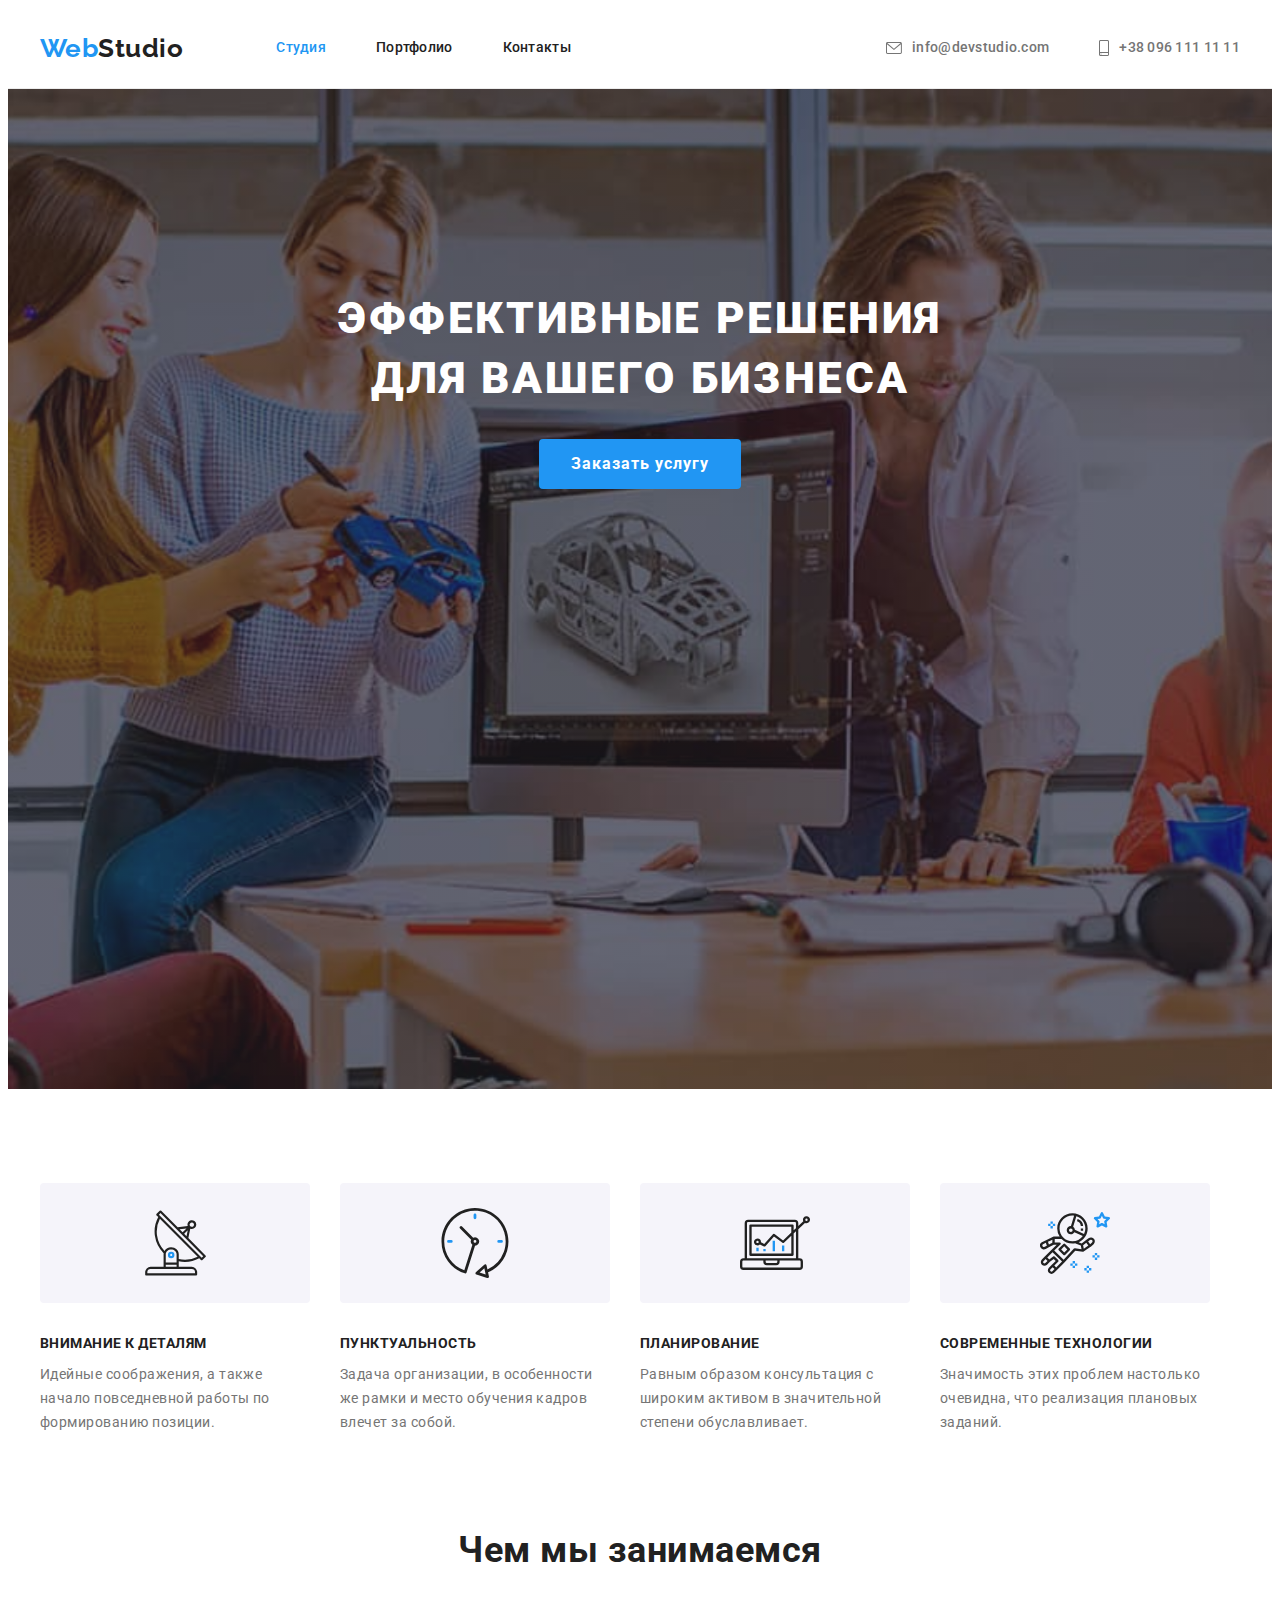
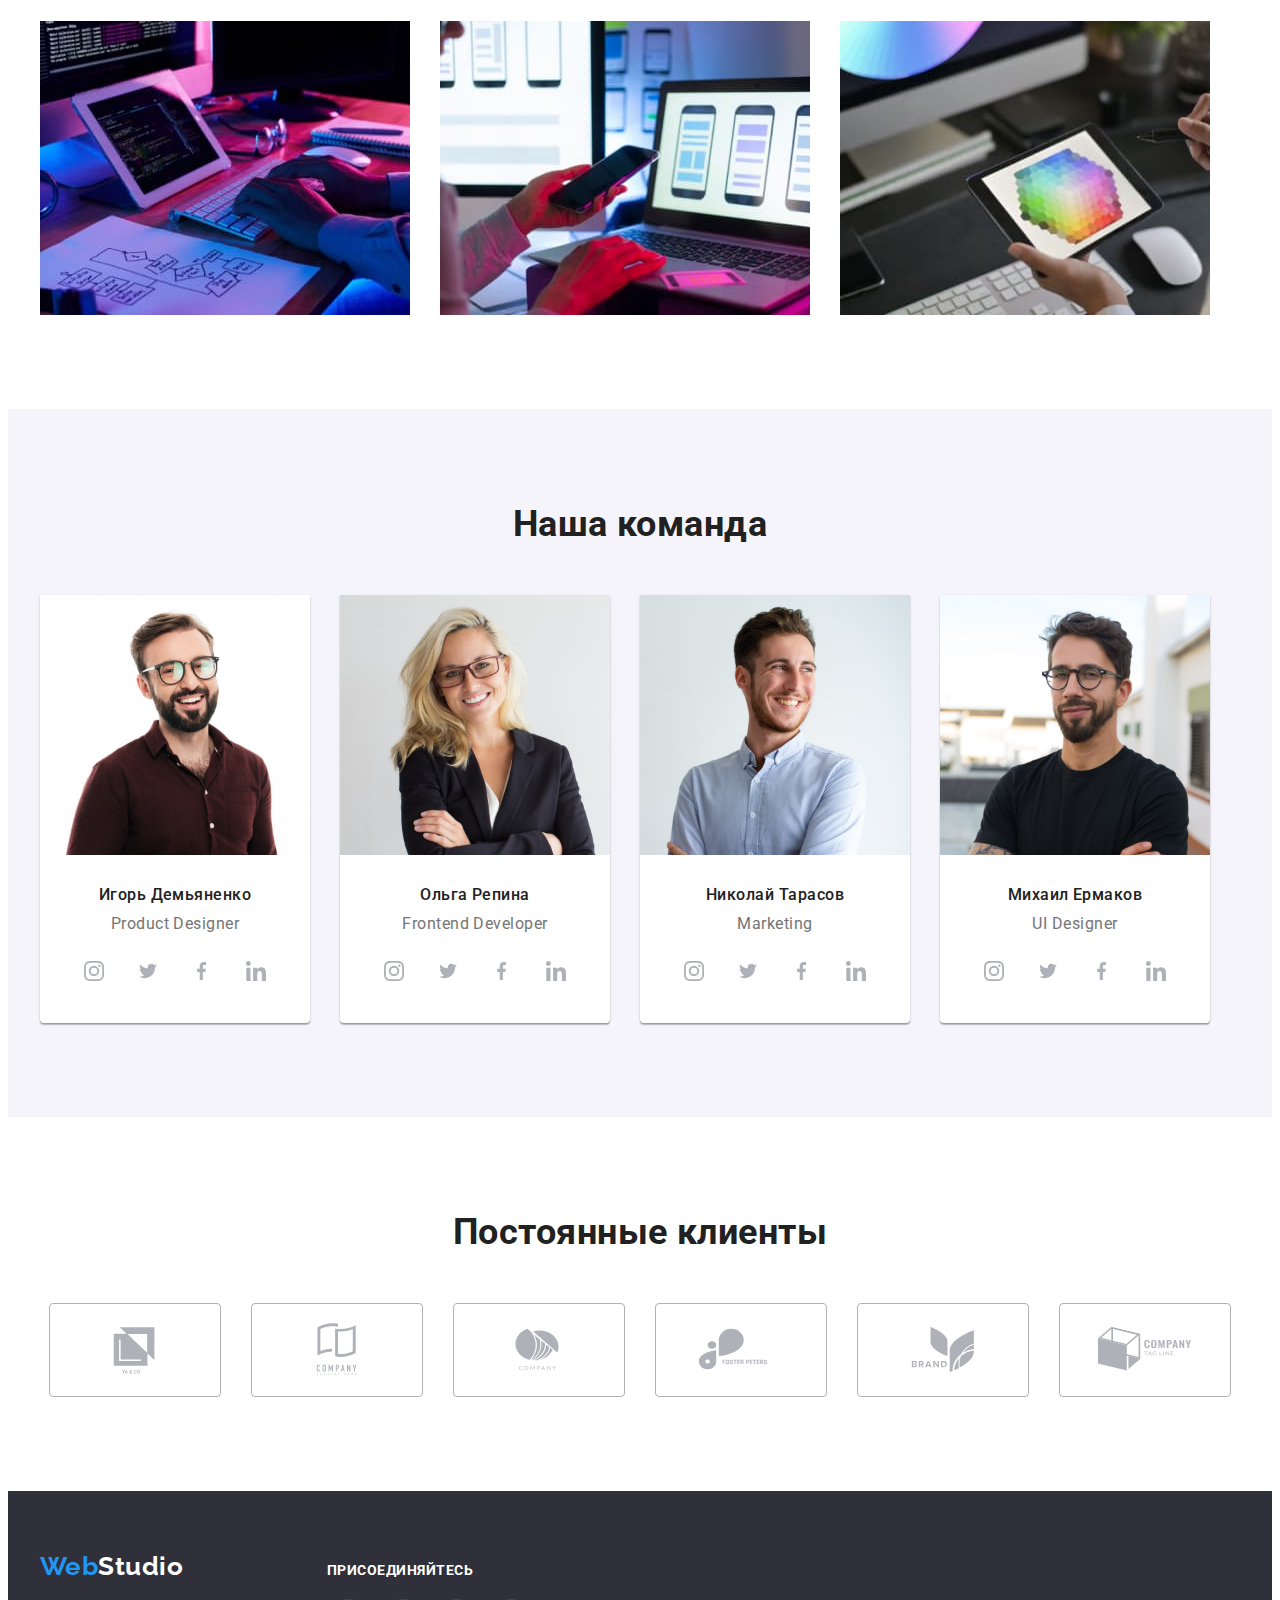
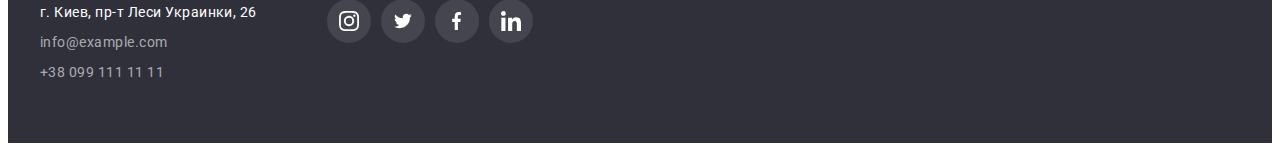
<file: index.html>
<!DOCTYPE html>
<html lang="ru">
  <head>
    <meta charset="UTF-8" />
    <meta http-equiv="X-UA-Compatible" content="IE=edge" />
    <meta name="viewport" content="width=device-width, initial-scale=1.0" />
    <title>WebStudio</title>
    <link rel="preconnect" href="https://fonts.googleapis.com" />
    <link rel="preconnect" href="https://fonts.gstatic.com" crossorigin />
    <link
      href="https://fonts.googleapis.com/css2?family=Raleway:wght@700&family=Roboto:wght@400;500;700;900&display=swap"
      rel="stylesheet"
    />
    <link
      rel="stylesheet"
      href="https://cdnjs.cloudflare.com/ajax/libs/modern-normalize/1.1.0/modern-normalize.min.css"
      integrity="sha512-wpPYUAdjBVSE4KJnH1VR1HeZfpl1ub8YT/NKx4PuQ5NmX2tKuGu6U/JRp5y+Y8XG2tV+wKQpNHVUX03MfMFn9Q=="
      crossorigin="anonymous"
      referrerpolicy="no-referrer"
    />
    <link rel="stylesheet" href="./css/styles.css" />
  </head>

  <body>
    <header>
      <div class="container page-header">
        <nav class="site-nav">
          <a href="./index.html" class="logo link">Web<span class="logo-header">Studio</span></a>
          <ul class="list-nav list">
            <li class="item"><a href="./index.html" class="current link">Студия</a></li>
            <li class="item"><a href="./portfolio.html" class="link">Портфолио</a></li>
            <li class="item"><a href="" class="link">Контакты</a></li>
          </ul>
        </nav>
        <address class="contacts">
          <a href="mailto:info@devstudio.com" class="link">
            <svg class="cont-icon" width="16px" height="12">
              <use href="./images/icons.svg#icon-mail"></use>
            </svg>
            info@devstudio.com</a
          >
          <a href="tel:+380961111111" class="link"
            ><svg class="cont-icon" width="10px" height="16">
              <use href="./images/icons.svg#icon-phone"></use></svg
            >+38 096 111 11 11</a
          >
        </address>
      </div>
    </header>
    <main>
      <section class="hero section">
        <div class="container">
          <h1 class="hero-title">Эффективные решения для вашего бизнеса</h1>
          <button type="button" class="hero-button">Заказать услугу</button>
        </div>
      </section>
      <section class="features section">
        <div class="container">
          <!--приховати цей заголовок h2 в css-->
          <h2 class="visually-hidden">Наши преимущества</h2>
          <ul class="features-list list">
            <li class="item">
              <div class="features-icon">
                <svg class="icon" width="65" height="70">
                  <use href="./images/icons.svg#icon-antenna"></use>
                </svg>
              </div>
              <h3 class="features-title">Внимание к деталям</h3>
              <p class="features-text">
                Идейные соображения, а также начало повседневной работы по формированию позиции.
              </p>
            </li>
            <li class="item">
              <div class="features-icon">
                <svg class="icon" width="70" height="70">
                  <use href="./images/icons.svg#icon-clock"></use>
                </svg>
              </div>
              <h3 class="features-title">Пунктуальность</h3>
              <p class="features-text">
                Задача организации, в особенности же рамки и место обучения кадров влечет за собой.
              </p>
            </li>
            <li class="item">
              <div class="features-icon">
                <svg class="icon" width="70" height="70">
                  <use href="./images/icons.svg#icon-diagram"></use>
                </svg>
              </div>
              <h3 class="features-title">Планирование</h3>
              <p class="features-text">
                Равным образом консультация с широким активом в значительной степени обуславливает.
              </p>
            </li>
            <li class="item">
              <div class="features-icon">
                <svg class="icon" width="70" height="70">
                  <use href="./images/icons.svg#icon-astronaut"></use>
                </svg>
              </div>
              <h3 class="features-title">Современные технологии</h3>
              <p class="features-text">
                Значимость этих проблем настолько очевидна, что реализация плановых заданий.
              </p>
            </li>
          </ul>
        </div>
      </section>
      <section class="directions section">
        <div class="container">
          <h2 class="directions-title">Чем мы занимаемся</h2>
          <ul class="directions-list list">
            <li class="item">
              <img src="./images/doing1.jpg" width="370" alt="руки на клавиатуре, на екране код" />
            </li>
            <li class="item">
              <img
                src="./images/doing2.jpg"
                width="370"
                alt="мобильный телефон в руке и на экране"
              />
            </li>
            <li class="item">
              <img
                src="./images/doing3.jpg"
                width="370"
                alt="цветовая палитра на экране планшета"
              />
            </li>
          </ul>
        </div>
      </section>
      <section class="team section">
        <div class="container">
          <h2 class="team-title">Наша команда</h2>
          <ul class="team-list list">
            <li class="item">
              <img
                class="pic"
                src="./images/demiyanenko.jpg"
                width="270"
                alt="мужчина в коричневой рубашке, в очках и с бородой"
              />
              <div class="team-description">
                <h3 class="team-list-title">Игорь Демьяненко</h3>
                <p class="team-list-text">Product Designer</p>
                <ul class="social list">
                  <li class="social-item">
                    <a class="social-icon" href="" aria-label="instagram Игорь Демьяненко">
                      <svg class="soc-logo" width="20" height="20">
                        <use href="./images/icons.svg#icon-instagram"></use>
                      </svg>
                    </a>
                  </li>
                  <li class="social-item">
                    <a class="social-icon" href="" aria-label="twitter Игорь Демьяненко">
                      <svg class="soc-logo" width="20" height="16">
                        <use href="./images/icons.svg#icon-twitter"></use></svg
                    ></a>
                  </li>
                  <li class="social-item">
                    <a class="social-icon" href="" aria-label="facebook Игорь Демьяненко">
                      <svg class="soc-logo" width="10" height="20">
                        <use href="./images/icons.svg#icon-facebook"></use></svg
                    ></a>
                  </li>
                  <li class="social-item">
                    <a class="social-icon" href="" aria-label="linkedin Игорь Демьяненко">
                      <svg class="soc-logo" width="20" height="20">
                        <use href="./images/icons.svg#icon-linkedin"></use></svg
                    ></a>
                  </li>
                </ul>
              </div>
            </li>
            <li class="item">
              <img
                class="pic"
                src="./images/repina.jpg"
                width="270"
                alt="девушка блондинка в черном пиджакеи очках"
              />
              <div class="team-description">
                <h3 class="team-list-title">Ольга Репина</h3>
                <p class="team-list-text">Frontend Developer</p>
                <ul class="social list">
                  <li class="social-item">
                    <a class="social-icon" href="" aria-label="instagram Ольга Репина">
                      <svg class="soc-logo" width="20" height="20">
                        <use href="./images/icons.svg#icon-instagram"></use>
                      </svg>
                    </a>
                  </li>
                  <li class="social-item">
                    <a class="social-icon" href="" aria-label="twitter Ольга Репина">
                      <svg class="soc-logo" width="20" height="16">
                        <use href="./images/icons.svg#icon-twitter"></use></svg
                    ></a>
                  </li>
                  <li class="social-item">
                    <a class="social-icon" href="" aria-label="facebook Ольга Репина">
                      <svg class="soc-logo" width="10" height="20">
                        <use href="./images/icons.svg#icon-facebook"></use></svg
                    ></a>
                  </li>
                  <li class="social-item">
                    <a class="social-icon" href="" aria-label="linkedin Ольга Репина">
                      <svg class="soc-logo" width="20" height="20">
                        <use href="./images/icons.svg#icon-linkedin"></use></svg
                    ></a>
                  </li>
                </ul>
              </div>
            </li>
            <li class="item">
              <img
                class="pic"
                src="./images/tarasov.jpg"
                width="270"
                alt="мужчина в голубой рубашке и с бородой"
              />
              <div class="team-description">
                <h3 class="team-list-title">Николай Тарасов</h3>
                <p class="team-list-text">Marketing</p>
                <ul class="social list">
                  <li class="social-item">
                    <a class="social-icon" href="" aria-label="instagram Николай Тарасов">
                      <svg class="soc-logo" width="20" height="20">
                        <use href="./images/icons.svg#icon-instagram"></use>
                      </svg>
                    </a>
                  </li>
                  <li class="social-item">
                    <a class="social-icon" href="" aria-label="twitter Николай Тарасов">
                      <svg class="soc-logo" width="20" height="16">
                        <use href="./images/icons.svg#icon-twitter"></use></svg
                    ></a>
                  </li>
                  <li class="social-item">
                    <a class="social-icon" href="" aria-label="facebook Николай Тарасов">
                      <svg class="soc-logo" width="10" height="20">
                        <use href="./images/icons.svg#icon-facebook"></use></svg
                    ></a>
                  </li>
                  <li class="social-item">
                    <a class="social-icon" href="" aria-label="linkedin Николай Тарасов">
                      <svg class="soc-logo" width="20" height="20">
                        <use href="./images/icons.svg#icon-linkedin"></use></svg
                    ></a>
                  </li>
                </ul>
              </div>
            </li>
            <li class="item">
              <img
                class="pic"
                src="./images/ermakov.jpg"
                width="270"
                alt="мужчина в черной футболке, с бородой и в очках"
              />
              <div class="team-description">
                <h3 class="team-list-title">Михаил Ермаков</h3>
                <p class="team-list-text">UI Designer</p>
                <ul class="social list">
                  <li class="social-item">
                    <a class="social-icon" href="" aria-label="instagram Михаил Ермаков">
                      <svg class="soc-logo" width="20" height="20">
                        <use href="./images/icons.svg#icon-instagram"></use>
                      </svg>
                    </a>
                  </li>
                  <li class="social-item">
                    <a class="social-icon" href="" aria-label="twitter Михаил Ермаков">
                      <svg class="soc-logo" width="20" height="16">
                        <use href="./images/icons.svg#icon-twitter"></use></svg
                    ></a>
                  </li>
                  <li class="social-item">
                    <a class="social-icon" href="" aria-label="facebook Михаил Ермаков">
                      <svg class="soc-logo" width="10" height="20">
                        <use href="./images/icons.svg#icon-facebook"></use></svg
                    ></a>
                  </li>
                  <li class="social-item">
                    <a class="social-icon" href="" aria-label="linkedin Михаил Ермаков">
                      <svg class="soc-logo" width="20" height="20">
                        <use href="./images/icons.svg#icon-linkedin"></use></svg
                    ></a>
                  </li>
                </ul>
              </div>
            </li>
          </ul>
        </div>
      </section>
      <section class="clients section">
        <div class="container">
          <h2 class="clients-title">Постоянные клиенты</h2>
          <ul class="clients-list list">
            <li class="items">
              <a href="" class="clients-icon" aria-label="company1">
                <svg class="icon" width="106" height="60">
                  <use href="./images/icons.svg#icon-client1"></use>
                </svg>
              </a>
            </li>
            <li class="items">
              <a href="" class="clients-icon" aria-label="company2"
                ><svg class="icon" width="106" height="60">
                  <use href="./images/icons.svg#icon-client2"></use></svg
              ></a>
            </li>
            <li class="items">
              <a href="" class="clients-icon" aria-label="company3"
                ><svg class="icon" width="106" height="60">
                  <use href="./images/icons.svg#icon-client3"></use></svg
              ></a>
            </li>
            <li class="items">
              <a href="" class="clients-icon" aria-label="company4"
                ><svg class="icon" width="106" height="60">
                  <use href="./images/icons.svg#icon-client4"></use></svg
              ></a>
            </li>
            <li class="items">
              <a href="" class="clients-icon" aria-label="company5"
                ><svg class="icon" width="106" height="60">
                  <use href="./images/icons.svg#icon-client5"></use></svg
              ></a>
            </li>
            <li class="items">
              <a href="" class="clients-icon" aria-label="company6"
                ><svg class="icon" width="106" height="60">
                  <use href="./images/icons.svg#icon-client6"></use></svg
              ></a>
            </li>
          </ul>
        </div>
      </section>
    </main>
    <footer>
      <div class="container footer">
        <div class="footer-contacts">
          <a href="./index.html" class="logo link">Web<span class="logo-footer">Studio</span></a>
          <address class="address">
            <ul class="address-list list">
              <li class="item">
                <a
                  href="https://goo.gl/maps/7GaUv9bCkKkRXXXv6"
                  target="_blank"
                  rel="noopener noreferrer nofollow"
                  class="address-map link"
                  >г. Киев, пр-т Леси Украинки, 26</a
                >
              </li>
              <li class="item">
                <a href="mailto:info@example.com" class="address-mail link">info@example.com</a>
              </li>
              <li class="item">
                <a href="tel:+380991111111" class="address-tel link">+38 099 111 11 11</a>
              </li>
            </ul>
          </address>
        </div>
        <div class="footer-socials">
          <p class="connect">присоединяйтесь</p>
          <ul class="social list">
            <li class="social-item">
              <a class="social-icon link" href="" aria-label="наш instagram">
                <svg class="soc-logo" width="20" height="20">
                  <use href="./images/icons.svg#icon-instagram"></use>
                </svg>
              </a>
            </li>
            <li class="social-item">
              <a class="social-icon link" href="" aria-label="наш twitter">
                <svg class="soc-logo" width="20" height="16">
                  <use href="./images/icons.svg#icon-twitter"></use></svg
              ></a>
            </li>
            <li class="social-item">
              <a class="social-icon link" href="" aria-label="наш facebook">
                <svg class="soc-logo" width="10" height="20">
                  <use href="./images/icons.svg#icon-facebook"></use></svg
              ></a>
            </li>
            <li class="social-item">
              <a class="social-icon link" href="" aria-label="наш linkedin">
                <svg class="soc-logo" width="20" height="20">
                  <use href="./images/icons.svg#icon-linkedin"></use></svg
              ></a>
            </li>
          </ul>
        </div>
      </div>
    </footer>
  </body>
</html>
</file>
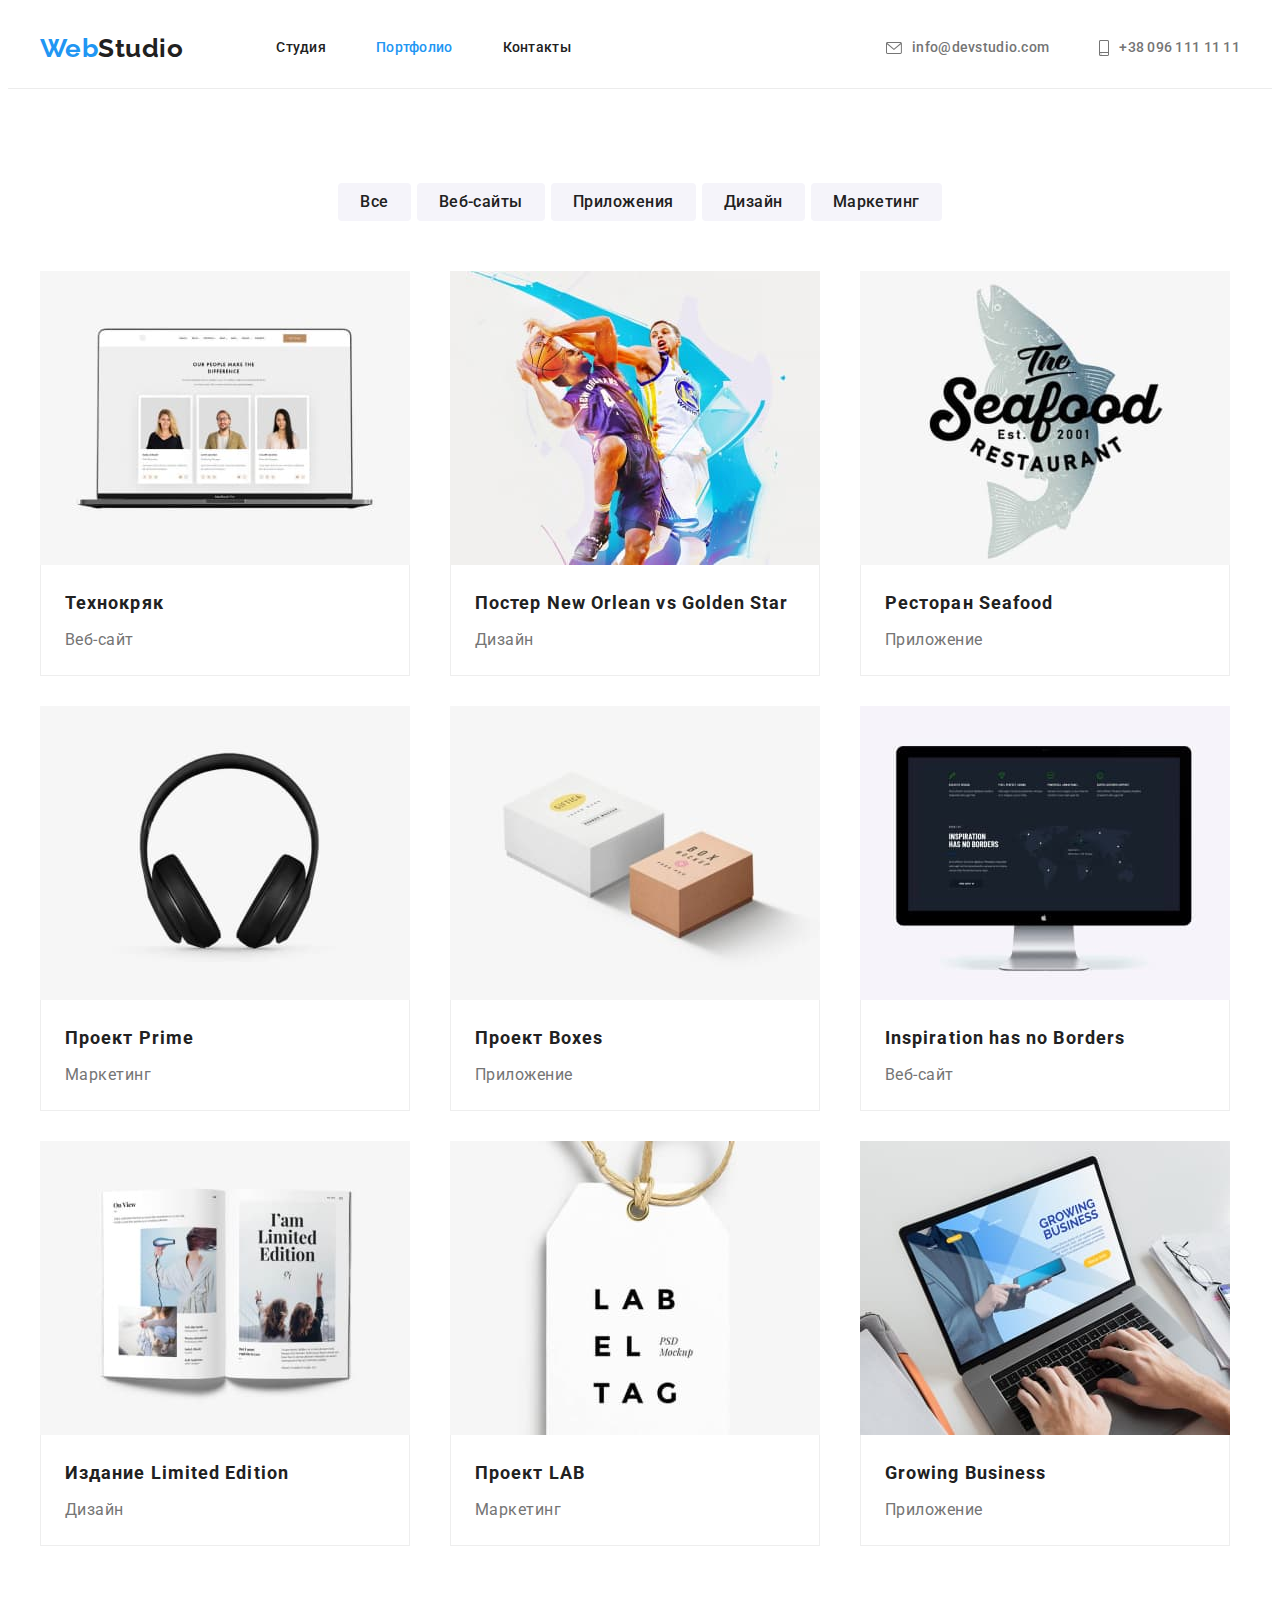
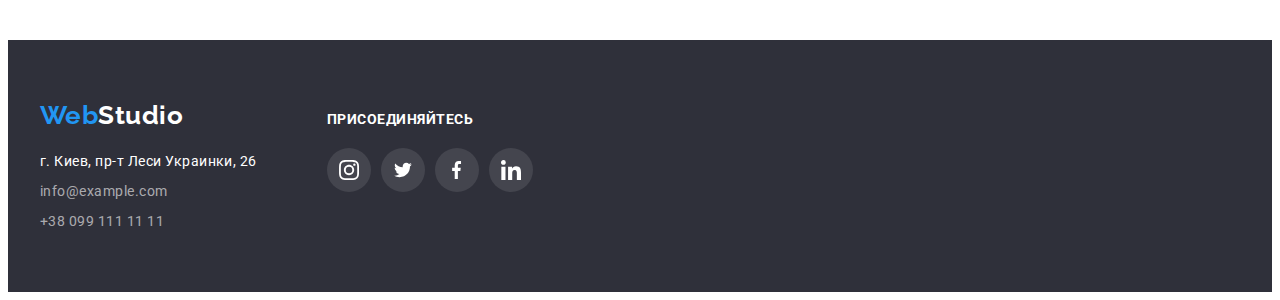
<file: portfolio.html>
<!DOCTYPE html>
<html lang="ru">
  <head>
    <meta charset="UTF-8" />
    <meta http-equiv="X-UA-Compatible" content="IE=edge" />
    <meta name="viewport" content="width=device-width, initial-scale=1.0" />
    <title>portfolio</title>
    <link rel="preconnect" href="https://fonts.googleapis.com" />
    <link rel="preconnect" href="https://fonts.gstatic.com" crossorigin />
    <link
      href="https://fonts.googleapis.com/css2?family=Raleway:wght@700&family=Roboto:wght@400;500;700;900&display=swap"
      rel="stylesheet"
    />
    <link
      rel="stylesheet"
      href="https://cdnjs.cloudflare.com/ajax/libs/modern-normalize/1.1.0/modern-normalize.min.css"
      integrity="sha512-wpPYUAdjBVSE4KJnH1VR1HeZfpl1ub8YT/NKx4PuQ5NmX2tKuGu6U/JRp5y+Y8XG2tV+wKQpNHVUX03MfMFn9Q=="
      crossorigin="anonymous"
      referrerpolicy="no-referrer"
    />
    <link rel="stylesheet" href="./css/styles.css" />
  </head>

  <body>
    <header>
      <div class="container page-header">
        <nav class="site-nav">
          <a href="./index.html" class="logo link">Web<span class="logo-header">Studio</span></a>
          <ul class="list-nav list">
            <li class="item"><a href="./index.html" class="link">Студия</a></li>
            <li class="item"><a href="./portfolio.html" class="current link">Портфолио</a></li>
            <li class="item"><a href="" class="link">Контакты</a></li>
          </ul>
        </nav>
        <address class="contacts">
          <a href="mailto:info@devstudio.com" class="link">
            <svg class="cont-icon" width="16px" height="12">
              <use href="./images/icons.svg#icon-mail"></use>
            </svg>
            info@devstudio.com</a
          >
          <a href="tel:+380961111111" class="link"
            ><svg class="cont-icon" width="10px" height="16">
              <use href="./images/icons.svg#icon-phone"></use></svg
            >+38 096 111 11 11</a
          >
        </address>
      </div>
    </header>
    <main>
      <section class="section">
        <div class="container">
          <h1 class="visually-hidden">Наши работы</h1>
          <ul class="filters list">
            <li class="filters-list"><button type="button" class="filters-btn">Все</button></li>
            <li class="filters-list">
              <button type="button" class="filters-btn">Веб-сайты</button>
            </li>
            <li class="filters-list">
              <button type="button" class="filters-btn">Приложения</button>
            </li>
            <li class="filters-list"><button type="button" class="filters-btn">Дизайн</button></li>
            <li class="filters-list">
              <button type="button" class="filters-btn">Маркетинг</button>
            </li>
          </ul>
          <ul class="works list">
            <li class="works-list">
              <a href="" class="works-link link"
                ><img
                  class="works-pic"
                  src="./images/1tekhnokryak.jpg"
                  alt="на экране ноутбука карточки троих человек"
                  width="370"
                />
                <div class="works-descr">
                  <h2 class="works-title">Технокряк</h2>
                  <p class="works-text">Веб-сайт</p>
                </div>
              </a>
            </li>
            <li class="works-list">
              <a href="" class="works-link link"
                ><img
                  class="works-pic"
                  src="./images/2orleans.jpg"
                  alt="постер два баскетболиста с мячом"
                  width="370"
                />
                <div class="works-descr">
                  <h2 class="works-title">Постер New Orlean vs Golden Star</h2>
                  <p class="works-text">Дизайн</p>
                </div>
              </a>
            </li>
            <li class="works-list">
              <a href="" class="works-link link"
                ><img
                  class="works-pic"
                  src="./images/3seafood.jpg"
                  alt="логотип в виде рыбы с надписью ресторан сиафуд"
                  width="370"
                />
                <div class="works-descr">
                  <h2 class="works-title">Ресторан Seafood</h2>
                  <p class="works-text">Приложение</p>
                </div>
              </a>
            </li>
            <li class="works-list">
              <a href="" class="works-link link"
                ><img
                  class="works-pic"
                  src="./images/4prime.jpg"
                  alt="черные наушники"
                  width="370"
                />
                <div class="works-descr">
                  <h2 class="works-title">Проект Prime</h2>
                  <p class="works-text">Маркетинг</p>
                </div>
              </a>
            </li>
            <li class="works-list">
              <a href="" class="works-link link"
                ><img
                  class="works-pic"
                  src="./images/5boxes.jpg"
                  alt="две коробочки, белая и коричневая"
                  width="370"
                />
                <div class="works-descr">
                  <h2 class="works-title">Проект Boxes</h2>
                  <p class="works-text">Приложение</p>
                </div>
              </a>
            </li>
            <li class="works-list">
              <a href="" class="works-link link"
                ><img
                  class="works-pic"
                  src="./images/6inspiration.jpg"
                  alt="монитор компьютера"
                  width="370"
                />
                <div class="works-descr">
                  <h2 class="works-title">Inspiration has no Borders</h2>
                  <p class="works-text">Веб-сайт</p>
                </div>
              </a>
            </li>
            <li class="works-list">
              <a href="" class="works-link link"
                ><img
                  class="works-pic"
                  src="./images/7limited.jpg"
                  alt="открытый журнал"
                  width="370"
                />
                <div class="works-descr">
                  <h2 class="works-title">Издание Limited Edition</h2>
                  <p class="works-text">Дизайн</p>
                </div>
              </a>
            </li>
            <li class="works-list">
              <a href="" class="works-link link"
                ><img
                  class="works-pic"
                  src="./images/8lab.jpg"
                  alt="бирка с надписью лаб ел тег"
                  width="370"
                />
                <div class="works-descr">
                  <h2 class="works-title">Проект LAB</h2>
                  <p class="works-text">Маркетинг</p>
                </div>
              </a>
            </li>
            <li class="works-list">
              <a href="" class="works-link link"
                ><img
                  class="works-pic"
                  src="./images/9growing.jpg"
                  alt="ноутбук с открытым приложением гровин бизнес"
                  width="370"
                />
                <div class="works-descr">
                  <h2 class="works-title">Growing Business</h2>
                  <p class="works-text">Приложение</p>
                </div>
              </a>
            </li>
          </ul>
        </div>
      </section>
    </main>
    <footer>
      <div class="container footer">
        <div class="footer-contacts">
          <a href="./index.html" class="logo link">Web<span class="logo-footer">Studio</span></a>
          <address class="address">
            <ul class="address-list list">
              <li class="item">
                <a
                  href="https://goo.gl/maps/7GaUv9bCkKkRXXXv6"
                  target="_blank"
                  rel="noopener noreferrer nofollow"
                  class="address-map link"
                  >г. Киев, пр-т Леси Украинки, 26</a
                >
              </li>
              <li class="item">
                <a href="mailto:info@example.com" class="address-mail link">info@example.com</a>
              </li>
              <li class="item">
                <a href="tel:+380991111111" class="address-tel link">+38 099 111 11 11</a>
              </li>
            </ul>
          </address>
        </div>
        <div class="footer-socials">
          <p class="connect">присоединяйтесь</p>
          <ul class="social list">
            <li class="social-item">
              <a class="social-icon link" href="" aria-label="наш instagram">
                <svg class="soc-logo" width="20" height="20">
                  <use href="./images/icons.svg#icon-instagram"></use>
                </svg>
              </a>
            </li>
            <li class="social-item">
              <a class="social-icon link" href="" aria-label="наш twitter">
                <svg class="soc-logo" width="20" height="16">
                  <use href="./images/icons.svg#icon-twitter"></use></svg
              ></a>
            </li>
            <li class="social-item">
              <a class="social-icon link" href="" aria-label="наш facebook">
                <svg class="soc-logo" width="10" height="20">
                  <use href="./images/icons.svg#icon-facebook"></use></svg
              ></a>
            </li>
            <li class="social-item">
              <a class="social-icon link" href="" aria-label="наш linkedin">
                <svg class="soc-logo" width="20" height="20">
                  <use href="./images/icons.svg#icon-linkedin"></use></svg
              ></a>
            </li>
          </ul>
        </div>
      </div>
    </footer>
  </body>
</html>
</file>
<file: css/styles.css>
/* основний колір фону - #FFFFFF */
/* колір футера - #2F303A */
/* додатковий колір фону - #F5F4FA */
/* колір логотипу - #000000 */
/* колір акценту - #2196F3 */
/* колір ховеру кнопки героя - #188CE8 */
/* колір заголовків - #212121 */
/* колір тексту - #757575 */
/* додатковий колір тексту - #FFFFFF */
/* колір тексту із прозорістю - rgba(255, 255, 255, 0.6) */
/* колір лінії - #ECECEC */
/* колір соцмережі - #AFB1B8 */
/* ?Raleway 700, Roboto 400 500 700 900 */

/* css змінні */
:root {
  --akcent-color: #2196f3;
  --base-color: #ffffff;
  --heading-color: #212121;
  --text-color: #757575;
  --btn-color: #f5f4fa;
  --social-color: #afb1b8;
  --footer-social-color: rgba(255, 255, 255, 0.1);
}

body {
  background-color: var(--base-color);
  color: var(--heading-color);

  font-family: Roboto, sans-serif;
  letter-spacing: 0.03em;
}

header {
  border-bottom: 1px solid #ececec;
}

footer {
  background-color: #2f303a;
}

h1,
h2,
h3,
h4,
h5,
h6,
p,
ul,
li {
  margin: 0;
  padding: 0;
}

h2 {
  font-weight: 700;
}

img {
  display: block;
  min-width: 100%;
  height: auto;
}

.list {
  list-style: none;
}

.link {
  text-decoration: none;
}

.section {
  padding-top: 94px;
  padding-bottom: 94px;
}

.container {
  margin-left: auto;
  margin-right: auto;
  width: 1200px;
  padding-left: 15px;
  padding-right: 15px;
  /* outline: 2px solid tomato; */
}

/* =============Хедер============== */
.page-header {
  display: flex;
  align-items: center;
}

.site-nav {
  display: flex;
  align-items: center;
}

.logo {
  padding-top: 20px;
  padding-bottom: 20px;

  color: var(--akcent-color);

  font-family: Raleway, sans-serif;
  font-weight: 700;
  font-size: 26px;
  line-height: 1.19;
}

.logo-header {
  color: #212121;
}

.list-nav {
  display: flex;
  margin-left: 93px;
}

.list-nav .item:not(:last-child) {
  margin-right: 50px;
}

.list-nav .link {
  display: inline-block;
  padding-top: 32px;
  padding-bottom: 32px;

  color: var(--heading-color);

  font-weight: 500;
  font-size: 14px;
  line-height: 1.14;
  letter-spacing: 0.02em;
}

.list-nav .link:hover,
.list-nav .link:focus {
  color: var(--akcent-color);
}

.contacts {
  display: flex;
  margin-left: auto;
}

.contacts .link + .link {
  margin-left: 50px;
}

.contacts .link {
  display: flex;
  padding-top: 32px;
  padding-bottom: 32px;
  align-items: center;

  color: var(--text-color);

  font-style: normal;
  font-weight: 500;
  font-size: 14px;
  line-height: 1.14;
  letter-spacing: 0.02em;
}

.contacts .link:hover,
.contacts .link:focus {
  color: var(--akcent-color);
}

.cont-icon {
  fill: currentColor;
  margin-right: 10px;
}

.link.current {
  color: var(--akcent-color);
}

/* =============герой============== */
.hero {
  max-width: 1600px;
  height: 600px;
  margin-right: auto;
  margin-left: auto;
  padding-top: 200px;
  padding-bottom: 200px;
  background-color: #c4c4c4;
  background-image: linear-gradient(rgba(47, 48, 58, 0.4), rgba(47, 48, 58, 0.4)),
    url('../images/hero.jpg');
  background-repeat: no-repeat;
  background-size: cover;
  background-position: center;
  text-align: center;
}

.hero-title {
  width: 696px;
  margin-right: auto;
  margin-left: auto;

  color: var(--base-color);
  font-weight: 900;
  font-size: 44px;
  line-height: 1.36;
  letter-spacing: 0.06em;
  text-transform: uppercase;
}

.hero-button {
  margin-right: auto;
  margin-left: auto;
  margin-top: 30px;
  min-width: 200px;
  border-radius: 4px;
  padding-top: 10px;
  padding-right: 32px;
  padding-bottom: 10px;
  padding-left: 32px;

  background-color: var(--akcent-color);
  color: var(--base-color);
  border: none;
  cursor: pointer;
  display: block;

  font-family: inherit;
  font-weight: 700;
  font-size: 16px;
  line-height: 1.88;
  letter-spacing: 0.06em;
}

.hero-button:hover,
.hero-button:focus {
  background-color: #188ce8;
}

/* =============преимущества============= */
.visually-hidden {
  position: absolute;
  white-space: nowrap;
  width: 1px;
  height: 1px;
  overflow: hidden;
  border: 0;
  padding: 0;
  clip: rect(0 0 0 0);
  clip-path: inset(50%);
  margin: -1px;
}

.features-list {
  display: flex;
}

.features-list .item {
  width: 270px;
}

.features-icon {
  display: flex;
  justify-content: center;
  align-items: center;
  background-color: var(--btn-color);
  border-radius: 4px;
  margin-bottom: 30px;
  height: 120px;
}

.features-list .item:not(:last-child) {
  margin-right: 30px;
}

.features-title {
  margin-bottom: 10px;

  font-size: 14px;
  line-height: 1.43;
  text-transform: uppercase;
}

.features-text {
  color: var(--text-color);

  font-size: 14px;
  line-height: 1.71;
}

/* =============чем мы занимаемся============= */
.directions {
  padding-top: 0;
}

.directions-title {
  margin-bottom: 50px;

  font-size: 36px;
  line-height: 1.17;
  text-align: center;
}

.directions-list {
  display: flex;
}

.directions-list .item + .item {
  margin-left: 30px;
}

/* =============команда============= */
.team {
  background-color: #f5f4fa;
}

.team-title {
  margin-bottom: 50px;

  font-size: 36px;
  line-height: 1.17;
  text-align: center;
}

.team-list {
  display: flex;
}

.team-list .item + .item {
  margin-left: 30px;
}

.team-list .item {
  border-radius: 0px 0px 4px 4px;

  background-color: var(--base-color);
  width: 270px;

  box-shadow: 0px 1px 3px rgba(0, 0, 0, 0.12), 0px 1px 1px rgba(0, 0, 0, 0.14),
    0px 2px 1px rgba(0, 0, 0, 0.2);
}

.team-description {
  padding-top: 30px;
  padding-bottom: 30px;
}

.team-list-title {
  margin-bottom: 10px;

  font-weight: 500;
  font-size: 16px;
  line-height: 1.19;
  text-align: center;
}

.team-list-text {
  margin-bottom: 16px;
  color: var(--text-color);

  font-size: 16px;
  line-height: 1.19;
  text-align: center;
}

.social {
  display: flex;
  justify-content: center;
}

.social-item + .social-item {
  margin-left: 10px;
}
.social-icon {
  display: flex;
  justify-content: center;
  align-items: center;

  width: 44px;
  height: 44px;
  border-radius: 50%;

  color: var(--social-color);
  background-color: var(--base-color);
}

.social-icon:hover,
.social-icon:focus {
  background-color: var(--akcent-color);
  color: var(--base-color);
}

.soc-logo {
  fill: currentColor;
}

/* =============клієнти============= */
.clients-title {
  margin-bottom: 50px;

  font-size: 36px;
  line-height: 1.17;
  text-align: center;
}

.clients-list {
  display: flex;
  justify-content: center;
}

.clients-list .items + .items {
  margin-left: 30px;
}
.clients-icon {
  display: flex;
  justify-content: center;
  align-items: center;
  width: 170px;
  height: 92px;
  border-radius: 4px;
  border: 1px solid var(--social-color);
  color: var(--social-color);
}

.clients-icon:hover,
.clients-icon:focus {
  color: var(--akcent-color);
  border-color: var(--akcent-color);
}

.clients-icon .icon {
  fill: currentColor;
}
/* =============футер============= */
footer {
  padding-top: 60px;
  padding-bottom: 60px;
}

.container.footer {
  display: flex;
  align-items: baseline;
}

.logo-footer {
  color: var(--base-color);
}

.address {
  margin-top: 20px;

  font-style: normal;
  font-size: 14px;
  /* line-height: 1.71; */
  line-height: 1.5;
}

/* .address-list .item {
  height: 21px;
} */

.address-list .item + .item {
  margin-top: 9px;
}

.address-map {
  color: var(--base-color);
}

.address-map:hover,
.address-map:focus,
.address-tel:hover,
.address-tel:focus,
.address-mail:hover,
.address-mail:focus {
  color: var(--akcent-color);
}

.address-tel,
.address-mail {
  color: rgba(255, 255, 255, 0.6);
}

.footer-socials {
  margin-left: 70px;
}
.connect {
  margin-bottom: 20px;

  font-weight: 700;
  font-size: 14px;
  line-height: 1.14;
  text-transform: uppercase;

  color: var(--base-color);
}

.social-icon.link {
  color: var(--base-color);
  background-color: var(--footer-social-color);
}

.social-icon:hover,
.social-icon:focus {
  background-color: var(--akcent-color);
  color: var(--base-color);
}

/* =============портфолио============= */
.filters {
  display: flex;
  margin-bottom: 50px;
  justify-content: center;
}

.filters-btn {
  padding-top: 6px;
  padding-right: 22px;
  padding-bottom: 6px;
  padding-left: 22px;
  border-radius: 4px;

  color: var(--heading-color);
  background-color: var(--btn-color);
  border: none;
  cursor: pointer;

  font-family: inherit;
  font-weight: 500;
  font-size: 16px;
  line-height: 1.62;
  text-align: center;
  letter-spacing: inherit;
}

.filters-list:not(:last-child) {
  margin-right: 6px;
}

.filters-btn:hover,
.filters-btn:focus {
  background-color: var(--akcent-color);
  color: var(--base-color);
  box-shadow: 0px 3px 1px rgba(0, 0, 0, 0.1), 0px 1px 2px rgba(0, 0, 0, 0.08),
    0px 2px 2px rgba(0, 0, 0, 0.12);
}

.works {
  display: flex;
  flex-wrap: wrap;
  gap: 30px;
}

.works-list {
  flex-basis: calc((100% - 60px) / 3);
}

.works-descr {
  padding-right: 24px;
  padding-bottom: 20px;
  padding-left: 24px;
  padding-top: 20px;

  border: 1px solid #eeeeee;
  border-top: none;
}

.works-title {
  margin-bottom: 4px;
  color: var(--heading-color);

  font-weight: 700;
  font-size: 18px;
  line-height: 2;
  letter-spacing: 0.06em;
}

.works-text {
  color: var(--text-color);

  font-size: 16px;
  line-height: 1.88;
}

.works-link {
  display: inline-block;
}

.works-link:hover,
.works-link:focus {
  box-shadow: 0px 1px 1px rgba(0, 0, 0, 0.12), 0px 4px 4px rgba(0, 0, 0, 0.06),
    1px 4px 6px rgba(0, 0, 0, 0.16);
}
</file>
